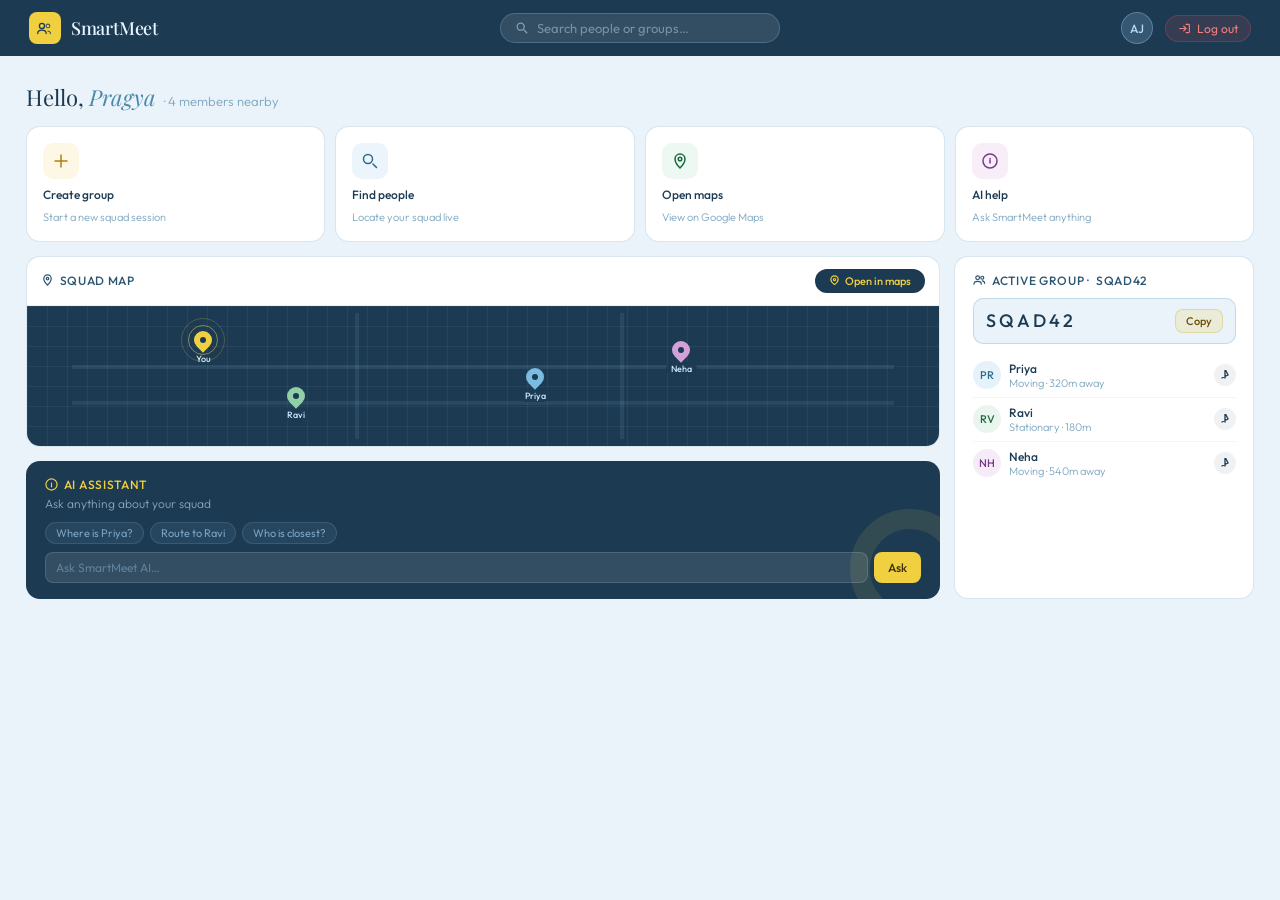
<file: dashboard.html>
<!DOCTYPE html>
<html lang="en">
<head>
  <meta charset="UTF-8">
  <meta name="viewport" content="width=device-width, initial-scale=1.0">
  <title>SmartMeet — Dashboard</title>
  <link rel="stylesheet" href="dashboard.css">
  <link href="https://fonts.googleapis.com/css2?family=Playfair+Display:ital,wght@0,400;0,500;1,400&family=Outfit:wght@300;400;500&display=swap" rel="stylesheet">
</head>
<body>

<div class="db-root" id="dbRoot">

  <!-- TOP NAV -->
  <div class="topnav">
    <div class="topnav-left">
      <div class="nav-logo-icon">
        <svg viewBox="0 0 20 20" fill="none" xmlns="http://www.w3.org/2000/svg">
          <circle cx="7" cy="7" r="3" stroke="#1c3a52" stroke-width="1.5"/>
          <circle cx="14" cy="7" r="2.2" stroke="#3a5a72" stroke-width="1.3"/>
          <path d="M2 16c0-2.5 2.2-4 5-4s5 1.5 5 4" stroke="#1c3a52" stroke-width="1.5" stroke-linecap="round"/>
          <path d="M14 13c1.8 0.3 3 1.2 3 3" stroke="#3a5a72" stroke-width="1.3" stroke-linecap="round"/>
        </svg>
      </div>
      <span class="nav-brand">SmartMeet</span>
    </div>

    <div class="topnav-center">
      <div class="search-wrap">
        <svg viewBox="0 0 16 16" fill="none" stroke="rgba(180,215,240,0.6)" stroke-width="1.5" stroke-linecap="round">
          <circle cx="6.5" cy="6.5" r="4"/>
          <path d="M10.5 10.5l3 3"/>
        </svg>
        <input type="text" id="searchInput" placeholder="Search people or groups…">
      </div>
    </div>

    <div class="topnav-right">
      <div class="nav-avatar" id="userAvatar">AJ</div>
      <button class="logout-btn" onclick="handleLogout()">
        <svg viewBox="0 0 16 16" fill="none" stroke="currentColor" stroke-width="1.4" stroke-linecap="round">
          <path d="M10 3h3a1 1 0 011 1v8a1 1 0 01-1 1h-3M7 11l3-3-3-3M10 8H2"/>
        </svg>
        Log out
      </button>
    </div>
  </div>


  <!-- MAIN CONTENT -->
  <div class="main" onclick="closePopups()">

    <!-- Greeting -->
    <div class="greeting">
      <span class="greeting-name">Hello, <em id="greetName">Pragya</em></span>
      <span class="greeting-sub" id="nearbyCount">· 4 members nearby</span>
    </div>

    <!-- Quick action cards -->
    <div class="quick-row">
      <div class="quick-card" onclick="openModal('group'); event.stopPropagation();">
        <div class="quick-icon" style="background:rgba(240,210,80,0.15);">
          <svg viewBox="0 0 18 18" fill="none" stroke="#b08010" stroke-width="1.5" stroke-linecap="round">
            <path d="M9 3v12M3 9h12"/>
          </svg>
        </div>
        <div class="quick-label">Create group</div>
        <div class="quick-desc">Start a new squad session</div>
      </div>

      <div class="quick-card" onclick="openModal('find'); event.stopPropagation();">
        <div class="quick-icon" style="background:rgba(123,189,224,0.15);">
          <svg viewBox="0 0 18 18" fill="none" stroke="#2a6a8a" stroke-width="1.5" stroke-linecap="round">
            <circle cx="7" cy="7" r="4.5"/>
            <path d="M12 12l3.5 3.5"/>
          </svg>
        </div>
        <div class="quick-label">Find people</div>
        <div class="quick-desc">Locate your squad live</div>
      </div>

      <div class="quick-card" onclick="openMaps(); event.stopPropagation();">
        <div class="quick-icon" style="background:rgba(144,207,168,0.15);">
          <svg viewBox="0 0 18 18" fill="none" stroke="#1a6a3a" stroke-width="1.5" stroke-linecap="round">
            <path d="M9 2C6.2 2 4 4.2 4 7c0 4 5 9 5 9s5-5 5-9c0-2.8-2.2-5-5-5z"/>
            <circle cx="9" cy="7" r="1.8"/>
          </svg>
        </div>
        <div class="quick-label">Open maps</div>
        <div class="quick-desc">View on Google Maps</div>
      </div>

      <div class="quick-card" onclick="openModal('ai'); event.stopPropagation();">
        <div class="quick-icon" style="background:rgba(212,160,216,0.18);">
          <svg viewBox="0 0 18 18" fill="none" stroke="#7a3a8a" stroke-width="1.5" stroke-linecap="round">
            <path d="M9 2a7 7 0 100 14A7 7 0 009 2z"/>
            <path d="M9 8v3M9 6.5v.3"/>
          </svg>
        </div>
        <div class="quick-label">AI help</div>
        <div class="quick-desc">Ask SmartMeet anything</div>
      </div>
    </div>

    <!-- Mid row: mini map + right panel -->
    <div class="mid-row">

      <div class="left-col">

        <!-- Mini map -->
        <div class="maps-card">
          <div class="maps-card-header">
            <div class="maps-card-title">
              <svg viewBox="0 0 14 14" fill="none" stroke="#2a5570" stroke-width="1.3" stroke-linecap="round">
                <path d="M7 1C4.8 1 3 2.8 3 5c0 3 4 7 4 7s4-4 4-7c0-2.2-1.8-4-4-4z"/>
                <circle cx="7" cy="5" r="1.3"/>
              </svg>
              Squad map
            </div>
            <button class="open-maps-btn" onclick="openMaps()">
              <svg viewBox="0 0 12 12" fill="none" stroke="#f0d040" stroke-width="1.3" stroke-linecap="round">
                <path d="M6 1C3.8 1 2 2.8 2 5c0 2.5 4 5.5 4 5.5S10 7.5 10 5c0-2.2-1.8-4-4-4z"/>
                <circle cx="6" cy="5" r="1.2"/>
              </svg>
              Open in maps
            </button>
          </div>
          <div class="mini-map">
            <div class="mini-map-grid"></div>
            <div class="mini-road-h" style="top:42%;"></div>
            <div class="mini-road-h" style="top:68%;"></div>
            <div class="mini-road-v" style="left:36%;"></div>
            <div class="mini-road-v" style="left:65%;"></div>

            <div class="sm-pin" style="top:18%;left:18%;">
              <div class="pin-pulse-wrap">
                <div class="sm-ping"></div>
                <div class="sm-ping sm-ping2"></div>
                <div class="sm-pin-dot" style="background:#f0d040;">
                  <div class="sm-pin-inner"></div>
                </div>
              </div>
              <div class="sm-pin-lbl">You</div>
            </div>

            <div class="sm-pin" style="top:44%;left:54%;">
              <div class="sm-pin-dot" style="background:#7bbde0;">
                <div class="sm-pin-inner"></div>
              </div>
              <div class="sm-pin-lbl">Priya</div>
            </div>

            <div class="sm-pin" style="top:58%;left:28%;">
              <div class="sm-pin-dot" style="background:#90cfa8;">
                <div class="sm-pin-inner"></div>
              </div>
              <div class="sm-pin-lbl">Ravi</div>
            </div>

            <div class="sm-pin" style="top:25%;left:70%;">
              <div class="sm-pin-dot" style="background:#d4a0d8;">
                <div class="sm-pin-inner"></div>
              </div>
              <div class="sm-pin-lbl">Neha</div>
            </div>
          </div>
        </div>

        <!-- AI card -->
        <div class="ai-card">
          <div class="ai-card-deco"></div>
          <div class="ai-card-title">
            <svg viewBox="0 0 14 14" fill="none" stroke="#f0d040" stroke-width="1.3" stroke-linecap="round">
              <path d="M7 1a6 6 0 100 12A6 6 0 007 1z"/>
              <path d="M7 7v2.5M7 5.5v.3"/>
            </svg>
            AI assistant
          </div>
          <div class="ai-sub">Ask anything about your squad</div>
          <div class="ai-suggestions">
            <span class="ai-suggestion" onclick="fillAI('Where is Priya right now?')">Where is Priya?</span>
            <span class="ai-suggestion" onclick="fillAI('Best route to meet Ravi')">Route to Ravi</span>
            <span class="ai-suggestion" onclick="fillAI('Who is closest to me?')">Who is closest?</span>
          </div>
          <div class="ai-prompt-row">
            <input class="ai-input" id="aiInput" type="text" placeholder="Ask SmartMeet AI…">
            <button class="ai-send" onclick="sendAI()">Ask</button>
          </div>
        </div>

      </div>

      <!-- Right col: active group -->
      <div class="right-col">
        <div class="panel-card">
          <div class="panel-card-title">
            <svg viewBox="0 0 14 14" fill="none" stroke="#2a5570" stroke-width="1.3" stroke-linecap="round">
              <circle cx="5" cy="4" r="2"/>
              <circle cx="10" cy="4" r="1.6"/>
              <path d="M1 11c0-1.8 1.8-3 4-3s4 1.2 4 3"/>
              <path d="M10 7.5c1.2.2 2.5.9 2.5 2.5"/>
            </svg>
            Active group · <span id="activeGroupCode">SQAD42</span>
          </div>

          <div class="group-code-box">
            <span class="group-code" id="groupCodeDisplay">SQAD42</span>
            <button class="copy-btn" onclick="copyCode(this)">Copy</button>
          </div>

          <div class="member-row">
            <div class="member-avatar" style="background:rgba(123,189,224,0.2);color:#2a6a8a;">PR</div>
            <div class="member-info">
              <div class="member-name">Priya</div>
              <div class="member-status">Moving · 320m away</div>
            </div>
            <div class="navigate-dot" onclick="navigateTo('Priya')" title="Navigate to Priya">
              <svg viewBox="0 0 10 10" fill="none" stroke="#1c3a52" stroke-width="1.3" stroke-linecap="round">
                <path d="M2 8l6-3-3-6v9"/>
              </svg>
            </div>
          </div>

          <div class="member-row">
            <div class="member-avatar" style="background:rgba(144,207,168,0.2);color:#1a6a3a;">RV</div>
            <div class="member-info">
              <div class="member-name">Ravi</div>
              <div class="member-status">Stationary · 180m</div>
            </div>
            <div class="navigate-dot" onclick="navigateTo('Ravi')" title="Navigate to Ravi">
              <svg viewBox="0 0 10 10" fill="none" stroke="#1c3a52" stroke-width="1.3" stroke-linecap="round">
                <path d="M2 8l6-3-3-6v9"/>
              </svg>
            </div>
          </div>

          <div class="member-row">
            <div class="member-avatar" style="background:rgba(212,160,216,0.2);color:#7a3a8a;">NH</div>
            <div class="member-info">
              <div class="member-name">Neha</div>
              <div class="member-status">Moving · 540m away</div>
            </div>
            <div class="navigate-dot" onclick="navigateTo('Neha')" title="Navigate to Neha">
              <svg viewBox="0 0 10 10" fill="none" stroke="#1c3a52" stroke-width="1.3" stroke-linecap="round">
                <path d="M2 8l6-3-3-6v9"/>
              </svg>
            </div>
          </div>

        </div>
      </div>

    </div>

  </div>

  <!-- MY GROUPS POPUP -->
  <div class="groups-popup" id="groupsPopup">
    <button class="popup-close" onclick="toggleGroupsPopup(event)">×</button>
    <div class="popup-title">My groups</div>
    <div class="popup-sub">Tap a group to switch to it</div>

    <div class="group-item" onclick="switchGroup('SQAD42', 'Squad 42')">
      <div class="group-item-icon" style="background:rgba(240,210,80,0.2);color:#b08010;">SQ</div>
      <div class="group-item-info">
        <div class="group-item-name">Squad 42</div>
        <div class="group-item-meta">4 members · SQAD42</div>
      </div>
      <span class="group-item-badge badge-active">Active</span>
    </div>

    <div class="group-item" onclick="switchGroup('CAMP06', 'Campus crew')">
      <div class="group-item-icon" style="background:rgba(123,189,224,0.2);color:#2a6a8a;">CP</div>
      <div class="group-item-info">
        <div class="group-item-name">Campus crew</div>
        <div class="group-item-meta">6 members · CAMP06</div>
      </div>
      <span class="group-item-badge badge-idle">Idle</span>
    </div>

    <div class="group-item" onclick="switchGroup('MALL03', 'Mall gang')">
      <div class="group-item-icon" style="background:rgba(212,160,216,0.2);color:#7a3a8a;">MG</div>
      <div class="group-item-info">
        <div class="group-item-name">Mall gang</div>
        <div class="group-item-meta">3 members · MALL03</div>
      </div>
      <span class="group-item-badge badge-idle">Idle</span>
    </div>
  </div>

  <!-- MODAL OVERLAY -->
  <div class="modal-overlay" id="modalOverlay" onclick="closeModalOutside(event)">
    <div class="modal-box">
      <div id="modalContent"></div>
    </div>
  </div>

</div>

<script type="module" src="dashboard.js"></script>

</body>
</html>
</file>
<file: dashboard.css>
/* ============================================
   SmartMeet — Dashboard Styles
   ============================================ */

* {
  box-sizing: border-box;
  margin: 0;
  padding: 0;
}

body {
  min-height: 100vh;
  background: #b8cfe0;
  display: flex;
  align-items: stretch;
  justify-content: center;
  font-family: 'Outfit', sans-serif;
}

/* ── Root grid ── */
.db-root {
  width: 100%;
  min-height: 100vh;
  background: #dde8f0;
  display: grid;
  grid-template-columns: 1fr;
  grid-template-rows: 56px 1fr;
  position: relative;
  overflow: hidden;
}

/* ============================================
   TOP NAV
   ============================================ */
.topnav {
  grid-column: 1 / -1;
  background: #1c3a52;
  padding: 0 1.8rem;
  height: 56px;
  display: flex;
  align-items: center;
  justify-content: space-between;
  position: relative;
  z-index: 10;
}

.topnav-left {
  display: flex;
  align-items: center;
  gap: 10px;
}

.nav-logo-icon {
  width: 32px;
  height: 32px;
  background: #f0d040;
  border-radius: 8px;
  display: flex;
  align-items: center;
  justify-content: center;
  flex-shrink: 0;
}

.nav-logo-icon svg {
  width: 17px;
  height: 17px;
}

.nav-brand {
  font-family: 'Playfair Display', serif;
  font-size: 18px;
  font-weight: 500;
  color: #e8f4ff;
  letter-spacing: -0.2px;
}

.topnav-center {
  position: absolute;
  left: 50%;
  transform: translateX(-50%);
}

.search-wrap {
  display: flex;
  align-items: center;
  background: rgba(255, 255, 255, 0.1);
  border: 0.5px solid rgba(160, 205, 240, 0.25);
  border-radius: 20px;
  padding: 6px 14px;
  gap: 8px;
  width: 280px;
}

.search-wrap svg {
  width: 14px;
  height: 14px;
  flex-shrink: 0;
}

.search-wrap input {
  background: transparent;
  border: none;
  outline: none;
  font-family: 'Outfit', sans-serif;
  font-size: 13px;
  color: #e8f4ff;
  width: 100%;
}

.search-wrap input::placeholder {
  color: rgba(180, 215, 240, 0.5);
}

.topnav-right {
  display: flex;
  align-items: center;
  gap: 12px;
}

.nav-avatar {
  width: 32px;
  height: 32px;
  border-radius: 50%;
  background: rgba(160, 205, 240, 0.2);
  border: 1.5px solid rgba(160, 205, 240, 0.35);
  display: flex;
  align-items: center;
  justify-content: center;
  font-size: 12px;
  font-weight: 500;
  color: #b8daf0;
  cursor: pointer;
  user-select: none;
}

.logout-btn {
  display: flex;
  align-items: center;
  gap: 6px;
  padding: 5px 12px;
  background: rgba(240, 80, 80, 0.12);
  border: 0.5px solid rgba(240, 80, 80, 0.25);
  border-radius: 20px;
  color: #f08080;
  font-family: 'Outfit', sans-serif;
  font-size: 12px;
  font-weight: 400;
  cursor: pointer;
  transition: background 0.2s;
}

.logout-btn:hover {
  background: rgba(240, 80, 80, 0.22);
}

.logout-btn svg {
  width: 13px;
  height: 13px;
}

/* ── New topnav action buttons ── */
.nav-icon-btn {
  width: 32px;
  height: 32px;
  border-radius: 8px;
  background: rgba(255, 255, 255, 0.08);
  border: 0.5px solid rgba(160, 205, 240, 0.2);
  display: flex;
  align-items: center;
  justify-content: center;
  cursor: pointer;
  color: rgba(180, 215, 240, 0.8);
  transition: background 0.15s, color 0.15s;
  flex-shrink: 0;
}

.nav-icon-btn svg {
  width: 15px;
  height: 15px;
}

.nav-icon-btn:hover {
  background: rgba(255, 255, 255, 0.15);
  color: #e8f4ff;
}

.nav-create-btn {
  display: flex;
  align-items: center;
  gap: 5px;
  padding: 6px 13px;
  background: #f0d040;
  border: none;
  border-radius: 20px;
  color: #3d2e05;
  font-family: 'Outfit', sans-serif;
  font-size: 12px;
  font-weight: 500;
  cursor: pointer;
  transition: background 0.2s;
  flex-shrink: 0;
}

.nav-create-btn svg {
  width: 13px;
  height: 13px;
}

.nav-create-btn:hover {
  background: #f5e050;
}

/* ============================================
   MAIN CONTENT
   ============================================ */
.main {
  background: #eaf3fa;
  padding: 1.6rem;
  display: flex;
  flex-direction: column;
  gap: 14px;
  overflow-y: auto;
}

/* Greeting */
.greeting {
  display: flex;
  align-items: baseline;
  gap: 8px;
}

.greeting-name {
  font-family: 'Playfair Display', serif;
  font-size: 22px;
  font-weight: 400;
  color: #1c3a52;
}

.greeting-name em {
  font-style: italic;
  color: #4a8aaa;
}

.greeting-sub {
  font-size: 13px;
  color: #7aa5be;
  font-weight: 300;
}

/* Quick action cards */
.quick-row {
  display: grid;
  grid-template-columns: repeat(4, minmax(0, 1fr));
  gap: 10px;
}

.quick-card {
  background: #ffffff;
  border: 0.5px solid rgba(100, 155, 195, 0.25);
  border-radius: 14px;
  padding: 1rem;
  cursor: pointer;
  transition: border-color 0.2s, transform 0.15s;
  display: flex;
  flex-direction: column;
  gap: 8px;
  font-family: 'Outfit', sans-serif;
  text-align: left;
}

.quick-card:hover {
  border-color: rgba(100, 155, 195, 0.55);
  transform: translateY(-1px);
}

.quick-icon {
  width: 36px;
  height: 36px;
  border-radius: 10px;
  display: flex;
  align-items: center;
  justify-content: center;
}

.quick-icon svg {
  width: 18px;
  height: 18px;
}

.quick-label {
  font-size: 12px;
  font-weight: 500;
  color: #1c3a52;
}

.quick-desc {
  font-size: 11px;
  color: #7aa5be;
  font-weight: 300;
  line-height: 1.4;
}

/* Mid row layout */
.mid-row {
  display: grid;
  grid-template-columns: 1fr 300px;
  gap: 14px;
}

.left-col {
  display: flex;
  flex-direction: column;
  gap: 14px;
}

/* ── Mini map card ── */
.maps-card {
  background: #ffffff;
  border: 0.5px solid rgba(100, 155, 195, 0.25);
  border-radius: 14px;
  overflow: hidden;
}

.maps-card-header {
  padding: 12px 14px;
  display: flex;
  align-items: center;
  justify-content: space-between;
  border-bottom: 0.5px solid rgba(100, 155, 195, 0.15);
}

.maps-card-title {
  font-size: 12px;
  font-weight: 500;
  color: #2a5570;
  text-transform: uppercase;
  letter-spacing: 0.7px;
  display: flex;
  align-items: center;
  gap: 6px;
}

.maps-card-title svg {
  width: 13px;
  height: 13px;
}

.open-maps-btn {
  padding: 5px 14px;
  background: #1c3a52;
  border: none;
  border-radius: 20px;
  color: #f0d040;
  font-family: 'Outfit', sans-serif;
  font-size: 11px;
  font-weight: 500;
  cursor: pointer;
  display: flex;
  align-items: center;
  gap: 5px;
  transition: background 0.2s;
}

.open-maps-btn svg {
  width: 11px;
  height: 11px;
}

.open-maps-btn:hover {
  background: #254d6e;
}

.mini-map {
  background: #1c3a52;
  height: 140px;
  position: relative;
  overflow: hidden;
}

.mini-map-grid {
  position: absolute;
  inset: 0;
  background-image:
    linear-gradient(rgba(160, 205, 240, 0.07) 1px, transparent 1px),
    linear-gradient(90deg, rgba(160, 205, 240, 0.07) 1px, transparent 1px);
  background-size: 20px 20px;
}

.mini-road-h {
  position: absolute;
  height: 4px;
  background: rgba(160, 205, 240, 0.1);
  left: 5%;
  right: 5%;
}

.mini-road-v {
  position: absolute;
  width: 4px;
  background: rgba(160, 205, 240, 0.1);
  top: 5%;
  bottom: 5%;
}

/* Map pins */
.sm-pin {
  position: absolute;
  display: flex;
  flex-direction: column;
  align-items: center;
}

.pin-pulse-wrap {
  position: relative;
}

.sm-pin-dot {
  width: 18px;
  height: 18px;
  border-radius: 50% 50% 50% 0;
  transform: rotate(-45deg);
  display: flex;
  align-items: center;
  justify-content: center;
  position: relative;
  z-index: 1;
}

.sm-pin-inner {
  width: 6px;
  height: 6px;
  background: #1c3a52;
  border-radius: 50%;
  transform: rotate(45deg);
}

.sm-pin-lbl {
  font-size: 9px;
  font-weight: 500;
  margin-top: 3px;
  background: rgba(28, 58, 82, 0.9);
  color: #cce8ff;
  padding: 1px 5px;
  border-radius: 10px;
  white-space: nowrap;
}

.sm-ping {
  position: absolute;
  width: 30px;
  height: 30px;
  border-radius: 50%;
  border: 1px solid rgba(240, 210, 80, 0.5);
  animation: sping 2s ease-out infinite;
  top: 50%;
  left: 50%;
  transform: translate(-50%, -50%);
}

.sm-ping2 {
  width: 44px;
  height: 44px;
  border-color: rgba(240, 210, 80, 0.22);
  animation-delay: 0.7s;
}

@keyframes sping {
  0%   { transform: translate(-50%, -50%) scale(0.6); opacity: 1; }
  100% { transform: translate(-50%, -50%) scale(1.4); opacity: 0; }
}

/* ── AI card ── */
.ai-card {
  background: #1c3a52;
  border-radius: 14px;
  padding: 1rem 1.2rem;
  position: relative;
  overflow: hidden;
}

.ai-card-deco {
  position: absolute;
  width: 120px;
  height: 120px;
  border-radius: 50%;
  border: 20px solid rgba(240, 210, 80, 0.1);
  bottom: -30px;
  right: -30px;
  pointer-events: none;
}

.ai-card-title {
  font-size: 12px;
  font-weight: 500;
  color: #f0d040;
  text-transform: uppercase;
  letter-spacing: 0.7px;
  margin-bottom: 4px;
  display: flex;
  align-items: center;
  gap: 6px;
}

.ai-card-title svg {
  width: 13px;
  height: 13px;
}

.ai-sub {
  font-size: 12px;
  color: rgba(180, 215, 240, 0.7);
  font-weight: 300;
  margin-bottom: 8px;
}

.ai-suggestions {
  margin-bottom: 8px;
}

.ai-suggestion {
  display: inline-block;
  font-size: 11px;
  color: rgba(160, 205, 240, 0.7);
  background: rgba(160, 205, 240, 0.08);
  border: 0.5px solid rgba(160, 205, 240, 0.15);
  border-radius: 20px;
  padding: 3px 10px;
  margin: 3px 3px 0 0;
  cursor: pointer;
  transition: background 0.15s;
}

.ai-suggestion:hover {
  background: rgba(160, 205, 240, 0.18);
  color: #cce8ff;
}

.ai-prompt-row {
  display: flex;
  gap: 6px;
  margin-top: 8px;
}

.ai-input {
  flex: 1;
  background: rgba(255, 255, 255, 0.1);
  border: 0.5px solid rgba(160, 205, 240, 0.2);
  border-radius: 8px;
  padding: 7px 10px;
  color: #e8f4ff;
  font-family: 'Outfit', sans-serif;
  font-size: 12px;
  outline: none;
  transition: border-color 0.2s;
}

.ai-input::placeholder {
  color: rgba(160, 205, 240, 0.4);
}

.ai-input:focus {
  border-color: rgba(160, 205, 240, 0.45);
}

.ai-send {
  padding: 7px 14px;
  background: #f0d040;
  border: none;
  border-radius: 8px;
  color: #3d2e05;
  font-family: 'Outfit', sans-serif;
  font-size: 12px;
  font-weight: 500;
  cursor: pointer;
  transition: background 0.2s;
}

.ai-send:hover {
  background: #f5e050;
}

/* ── Right col: active group panel ── */
.right-col {
  display: flex;
  flex-direction: column;
}

.panel-card {
  background: #ffffff;
  border: 0.5px solid rgba(100, 155, 195, 0.25);
  border-radius: 14px;
  padding: 1rem 1.1rem;
  flex: 1;
}

.panel-card-title {
  font-size: 12px;
  font-weight: 500;
  color: #2a5570;
  text-transform: uppercase;
  letter-spacing: 0.7px;
  margin-bottom: 10px;
  display: flex;
  align-items: center;
  gap: 6px;
}

.panel-card-title svg {
  width: 13px;
  height: 13px;
}

.group-code-box {
  background: #eaf3fa;
  border: 0.5px solid rgba(100, 155, 195, 0.3);
  border-radius: 10px;
  padding: 10px 12px;
  display: flex;
  align-items: center;
  justify-content: space-between;
  margin-bottom: 10px;
}

.group-code {
  font-family: 'Outfit', sans-serif;
  font-size: 18px;
  font-weight: 500;
  color: #1c3a52;
  letter-spacing: 3px;
}

.copy-btn {
  padding: 4px 10px;
  background: rgba(240, 210, 80, 0.2);
  border: 0.5px solid rgba(200, 170, 40, 0.3);
  border-radius: 8px;
  color: #6a4e05;
  font-family: 'Outfit', sans-serif;
  font-size: 11px;
  font-weight: 500;
  cursor: pointer;
  transition: background 0.15s;
}

.copy-btn:hover {
  background: rgba(240, 210, 80, 0.35);
}

.member-row {
  display: flex;
  align-items: center;
  gap: 8px;
  padding: 7px 0;
  border-bottom: 0.5px solid rgba(100, 155, 195, 0.1);
}

.member-row:last-child {
  border-bottom: none;
}

.member-avatar {
  width: 28px;
  height: 28px;
  border-radius: 50%;
  display: flex;
  align-items: center;
  justify-content: center;
  font-size: 11px;
  font-weight: 500;
  flex-shrink: 0;
}

.member-info {
  flex: 1;
}

.member-name {
  font-size: 12px;
  font-weight: 500;
  color: #1c3a52;
}

.member-status {
  font-size: 11px;
  color: #7aa5be;
  font-weight: 300;
}

.navigate-dot {
  width: 22px;
  height: 22px;
  border-radius: 50%;
  background: rgba(28, 58, 82, 0.07);
  display: flex;
  align-items: center;
  justify-content: center;
  cursor: pointer;
  transition: background 0.15s;
  flex-shrink: 0;
}

.navigate-dot:hover {
  background: rgba(240, 210, 80, 0.3);
}

.navigate-dot svg {
  width: 10px;
  height: 10px;
}

/* ============================================
   MY GROUPS POPUP
   ============================================ */
.groups-popup {
  display: none;
  position: absolute;
  right: 1.8rem;
  top: 64px;
  width: 300px;
  background: #ffffff;
  border: 0.5px solid rgba(100, 155, 195, 0.35);
  border-radius: 14px;
  padding: 1.2rem;
  z-index: 30;
  box-shadow: 0 8px 32px rgba(28, 58, 82, 0.14);
}

.groups-popup.open {
  display: block;
}

.popup-title {
  font-family: 'Playfair Display', serif;
  font-size: 15px;
  font-weight: 400;
  color: #1c3a52;
  margin-bottom: 0.2rem;
}

.popup-sub {
  font-size: 11px;
  color: #7aa5be;
  margin-bottom: 0.9rem;
}

.popup-close {
  position: absolute;
  top: 10px;
  right: 12px;
  background: none;
  border: none;
  color: #9abfd4;
  font-size: 18px;
  cursor: pointer;
  line-height: 1;
  padding: 2px 4px;
}

.popup-close:hover {
  color: #1c3a52;
}

.group-item {
  display: flex;
  align-items: center;
  gap: 10px;
  padding: 10px 12px;
  border-radius: 10px;
  background: #f0f7fc;
  border: 0.5px solid rgba(100, 155, 195, 0.2);
  margin-bottom: 8px;
  cursor: pointer;
  transition: border-color 0.15s;
}

.group-item:hover {
  border-color: rgba(100, 155, 195, 0.5);
}

.group-item:last-child {
  margin-bottom: 0;
}

.group-item-icon {
  width: 32px;
  height: 32px;
  border-radius: 8px;
  display: flex;
  align-items: center;
  justify-content: center;
  font-family: 'Outfit', sans-serif;
  font-size: 12px;
  font-weight: 500;
  flex-shrink: 0;
}

.group-item-info {
  flex: 1;
}

.group-item-name {
  font-size: 13px;
  font-weight: 500;
  color: #1c3a52;
}

.group-item-meta {
  font-size: 11px;
  color: #7aa5be;
  font-weight: 300;
}

.group-item-badge {
  font-size: 10px;
  padding: 2px 8px;
  border-radius: 10px;
  font-weight: 500;
  white-space: nowrap;
}

.badge-active {
  background: rgba(90, 207, 150, 0.15);
  color: #1a6a3a;
}

.badge-idle {
  background: rgba(100, 155, 195, 0.12);
  color: #3a6a8a;
}

/* ============================================
   MODAL
   ============================================ */
.modal-overlay {
  display: none;
  position: absolute;
  inset: 0;
  background: rgba(28, 58, 82, 0.5);
  z-index: 50;
  align-items: center;
  justify-content: center;
}

.modal-overlay.open {
  display: flex;
}

.modal-box {
  background: #ffffff;
  border-radius: 16px;
  padding: 1.6rem;
  width: 340px;
  border: 0.5px solid rgba(100, 155, 195, 0.3);
  max-height: 90vh;
  overflow-y: auto;
}

.modal-title {
  font-family: 'Playfair Display', serif;
  font-size: 18px;
  font-weight: 400;
  color: #1c3a52;
  margin-bottom: 0.25rem;
}

.modal-sub {
  font-size: 12px;
  color: #7aa5be;
  margin-bottom: 1.1rem;
}

.modal-input {
  width: 100%;
  padding: 10px 12px;
  background: #f0f7fc;
  border: 1px solid rgba(100, 155, 195, 0.3);
  border-radius: 10px;
  font-family: 'Outfit', sans-serif;
  font-size: 14px;
  color: #1c3a52;
  outline: none;
  margin-bottom: 10px;
  transition: border-color 0.2s;
}

.modal-input::placeholder {
  color: #9abfd4;
}

.modal-input:focus {
  border-color: #7bbde0;
  background: #fff;
}

.modal-btn-row {
  display: flex;
  gap: 8px;
}

.modal-confirm {
  flex: 1;
  padding: 10px;
  background: #1c3a52;
  border: none;
  border-radius: 10px;
  color: #f0d040;
  font-family: 'Outfit', sans-serif;
  font-size: 13px;
  font-weight: 500;
  cursor: pointer;
  transition: background 0.2s;
}

.modal-confirm:hover {
  background: #254d6e;
}

.modal-cancel {
  padding: 10px 16px;
  background: transparent;
  border: 0.5px solid rgba(100, 155, 195, 0.35);
  border-radius: 10px;
  color: #7aa5be;
  font-family: 'Outfit', sans-serif;
  font-size: 13px;
  cursor: pointer;
  transition: background 0.2s;
}

.modal-cancel:hover {
  background: rgba(100, 155, 195, 0.08);
}

.modal-tabs {
  display: flex;
  gap: 4px;
  margin-bottom: 1rem;
}

.modal-tab {
  flex: 1;
  padding: 6px;
  border: 0.5px solid rgba(100, 155, 195, 0.25);
  border-radius: 8px;
  background: transparent;
  color: #7aa5be;
  font-family: 'Outfit', sans-serif;
  font-size: 12px;
  cursor: pointer;
  transition: all 0.2s;
}

.modal-tab.active {
  background: #1c3a52;
  color: #f0d040;
  border-color: #1c3a52;
}

/* ============================================
   RESPONSIVE
   ============================================ */
@media (max-width: 768px) {
  .db-root {
    grid-template-columns: 1fr;
    grid-template-rows: 56px 1fr;
  }

  .topnav-center {
    position: static;
    transform: none;
    flex: 1;
    margin: 0 12px;
  }

  .search-wrap {
    width: 100%;
  }

  .nav-create-btn span,
  .nav-create-btn {
    display: none;
  }

  .quick-row {
    grid-template-columns: repeat(2, 1fr);
  }

  .mid-row {
    grid-template-columns: 1fr;
  }

  .groups-popup {
    right: 12px;
    top: 64px;
  }
}
</file>
